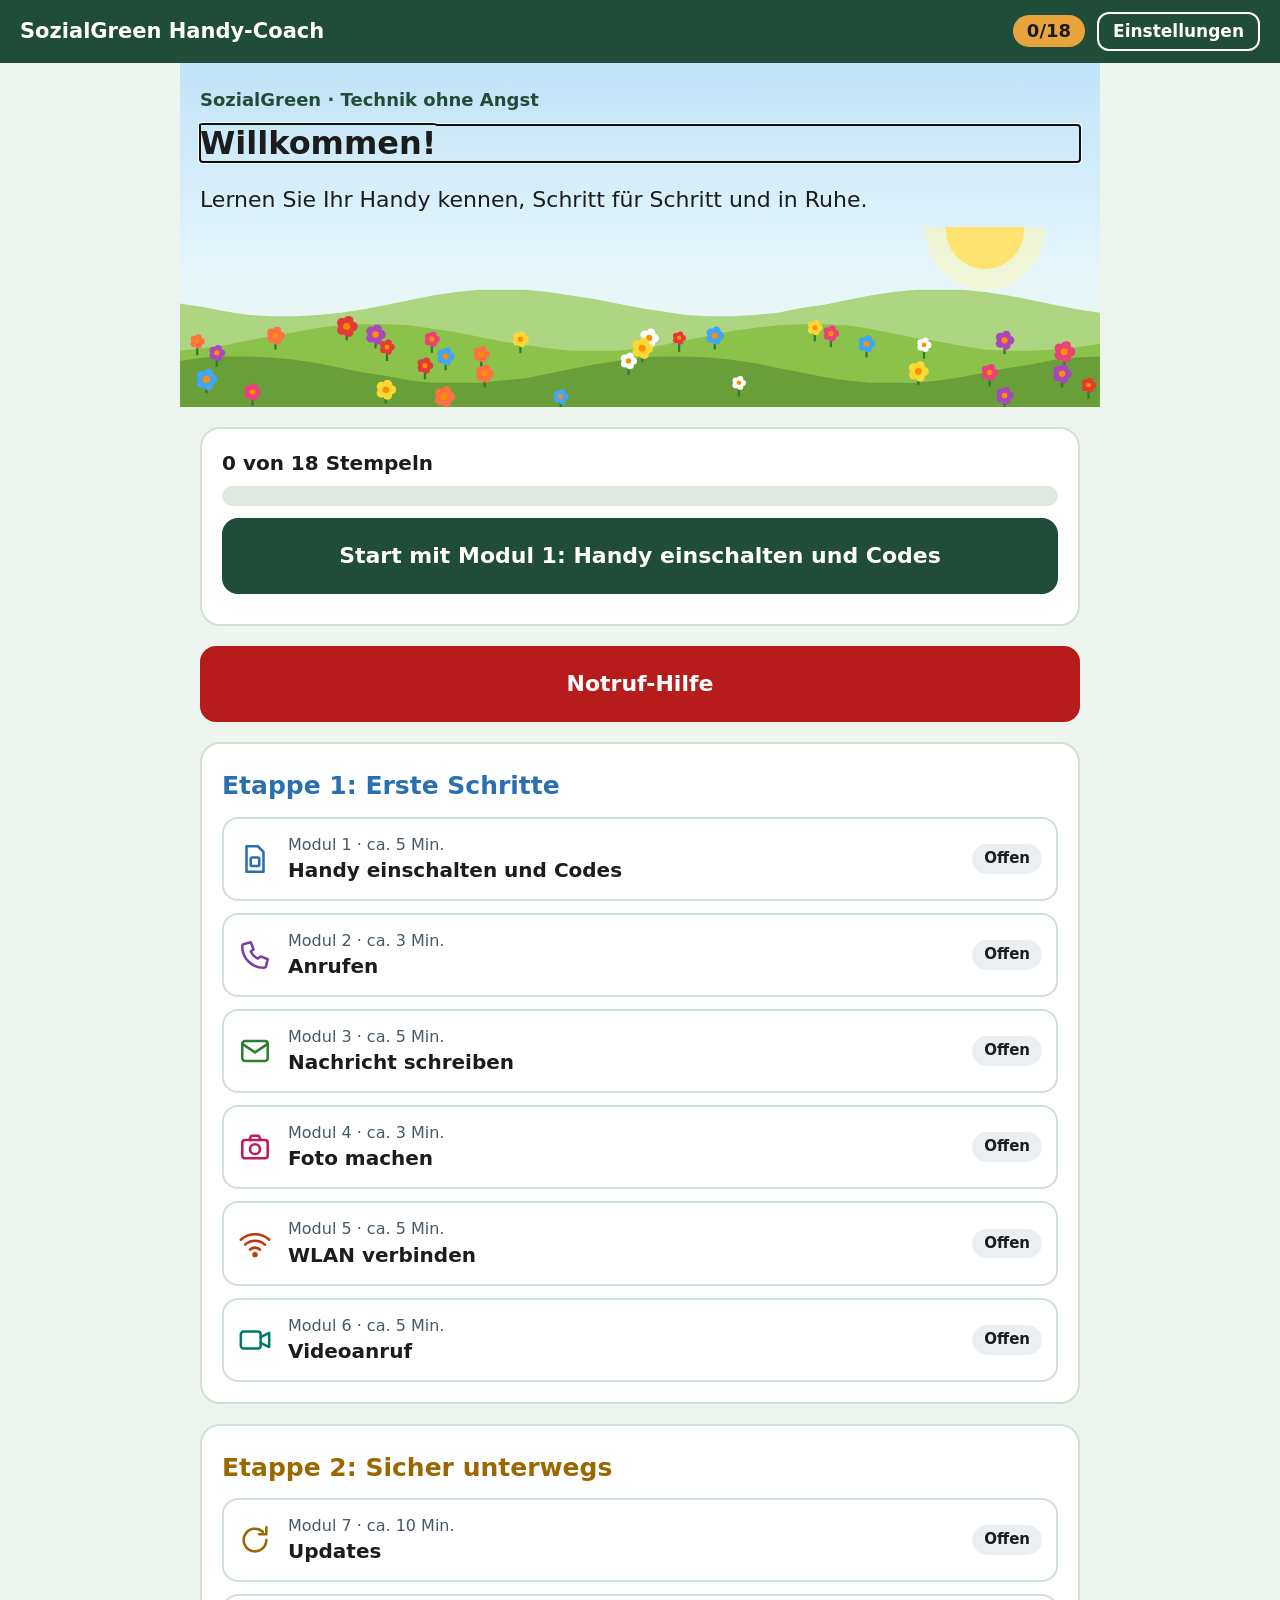
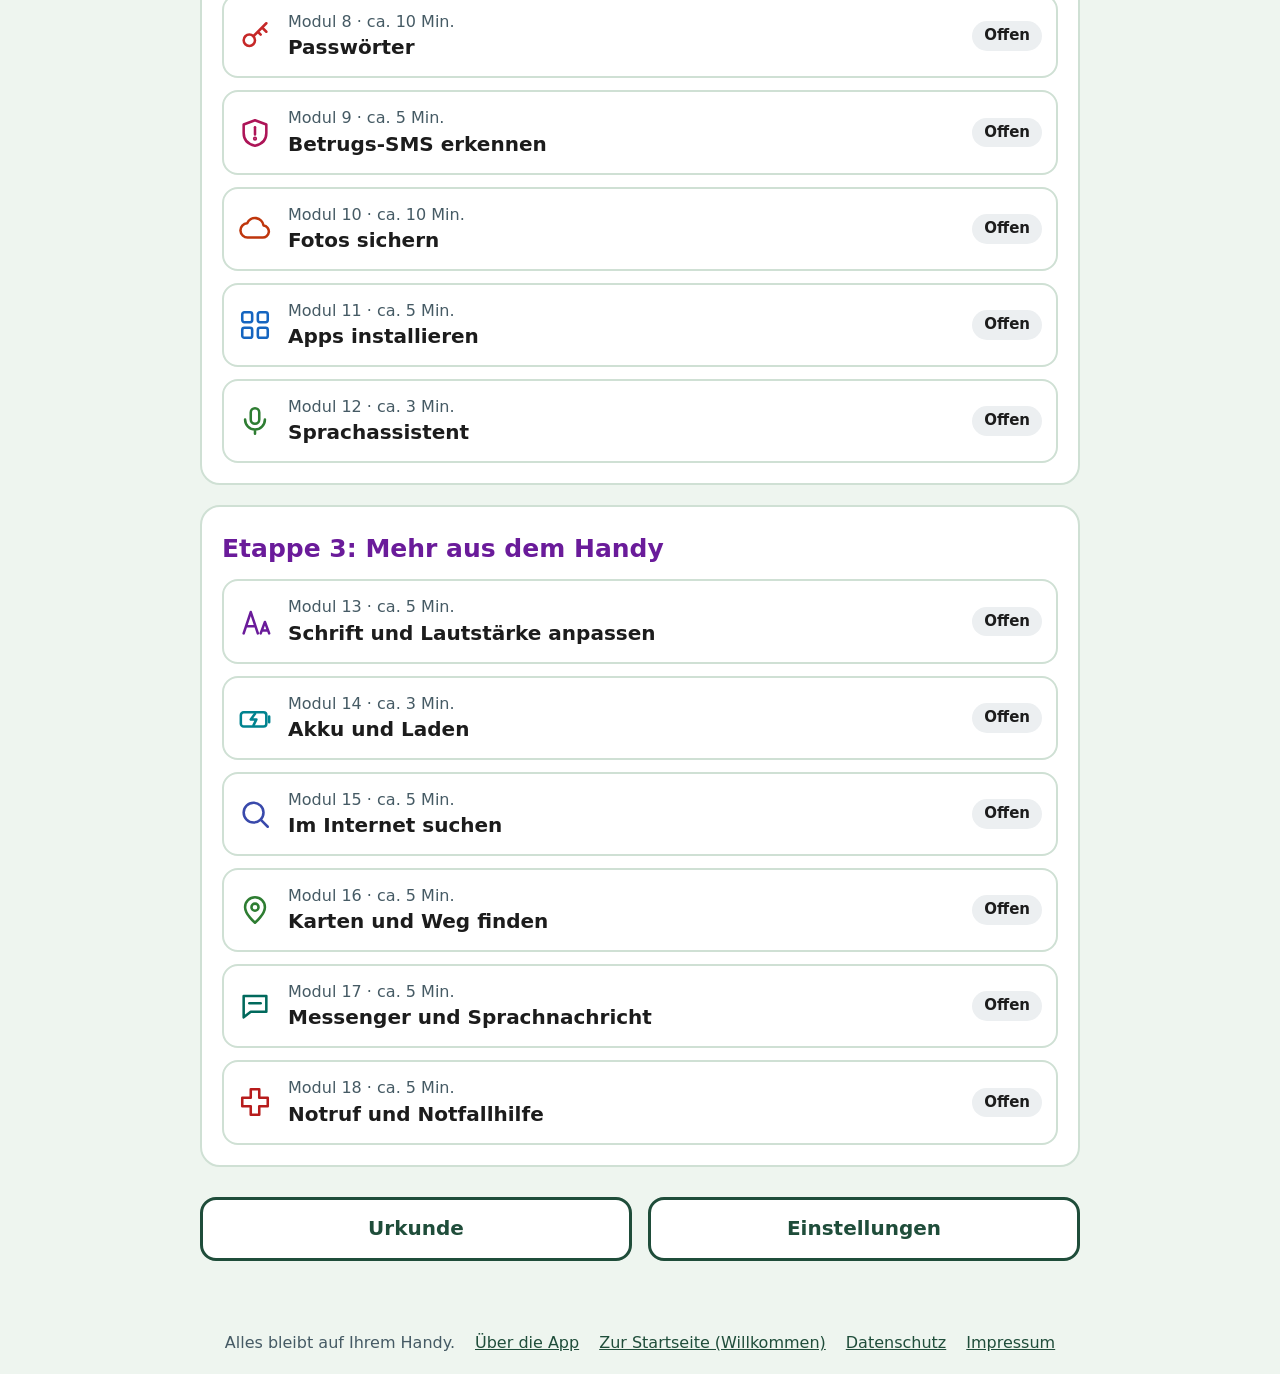
<file: app/src/main/assets/www/lernen/index.html>
<!doctype html>
<html lang="de">
<head>
<meta charset="utf-8">
<meta name="viewport" content="width=device-width, initial-scale=1, viewport-fit=cover">
<title>SozialGreen Handy-Coach</title>
<meta name="description" content="Lernen Sie Ihr Handy kennen: Schritt für Schritt, bildlich und mit echten Übungen.">
<meta name="theme-color" content="#1f4d3a">
<link rel="manifest" href="manifest.webmanifest">
<link rel="icon" href="icons/icon-192.png">
<link rel="apple-touch-icon" href="icons/icon-192.png">
<meta name="apple-mobile-web-app-capable" content="yes">
<meta name="apple-mobile-web-app-title" content="Handy-Coach">
<link rel="stylesheet" href="styles.css">
</head>
<body>
<a class="skip" href="#app">Zum Inhalt</a>
<header class="top"><a class="brand" href="#/">SozialGreen Handy-Coach</a><span id="badge" class="badge" aria-label="Stempel"></span><a class="hbtn" href="#/einstellungen">Einstellungen</a></header>
<main id="app"></main>
<footer class="foot"><span>Alles bleibt auf Ihrem Handy.</span><a href="#/info">Über die App</a><a class="legal" href="../willkommen/">Zur Startseite (Willkommen)</a><a class="legal" href="datenschutz.html">Datenschutz</a><a class="legal" href="impressum.html">Impressum</a></footer>
<script src="data.js"></script>
<script src="app.js"></script>
</body>
</html>
</file>
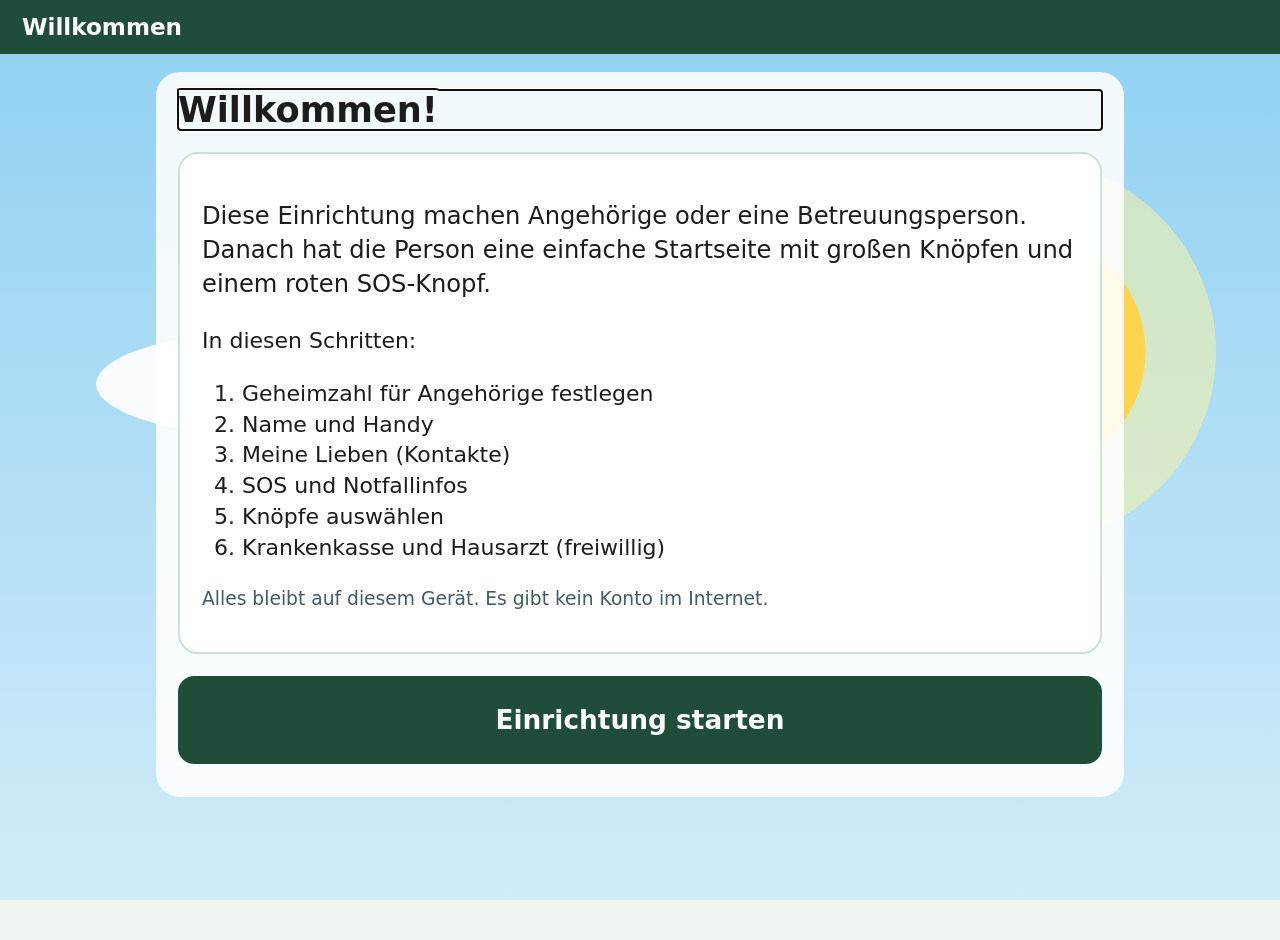
<file: app/src/main/assets/www/willkommen/index.html>
<!doctype html>
<html lang="de">
<head>
<meta charset="utf-8">
<meta name="viewport" content="width=device-width, initial-scale=1, viewport-fit=cover">
<title>SozialGreen Willkommen</title>
<meta name="description" content="Die einfache Startseite: große Knöpfe für Telefon, Nachrichten, Kamera und mehr, mit SOS-Knopf.">
<meta name="theme-color" content="#1f4d3a">
<link rel="manifest" href="manifest.webmanifest">
<link rel="icon" href="icons/icon-192.png">
<link rel="apple-touch-icon" href="icons/icon-192.png">
<meta name="apple-mobile-web-app-capable" content="yes">
<meta name="apple-mobile-web-app-title" content="Willkommen">
<link rel="stylesheet" href="styles.css">
</head>
<body>
<a class="skip" href="#app">Zum Inhalt</a>
<header class="top"><a class="brand" id="brand" href="#/">Willkommen</a><a class="hbtn" id="gear" href="#/pin">Einstellungen</a></header>
<main id="app"></main>
<input id="cam" type="file" accept="image/*" capture="environment" hidden>
<a id="sosbar" class="sosbar" href="#/sos">SOS · Hilfe rufen</a>
<script src="bg.js"></script>
<script src="app.js"></script>
</body>
</html>
</file>
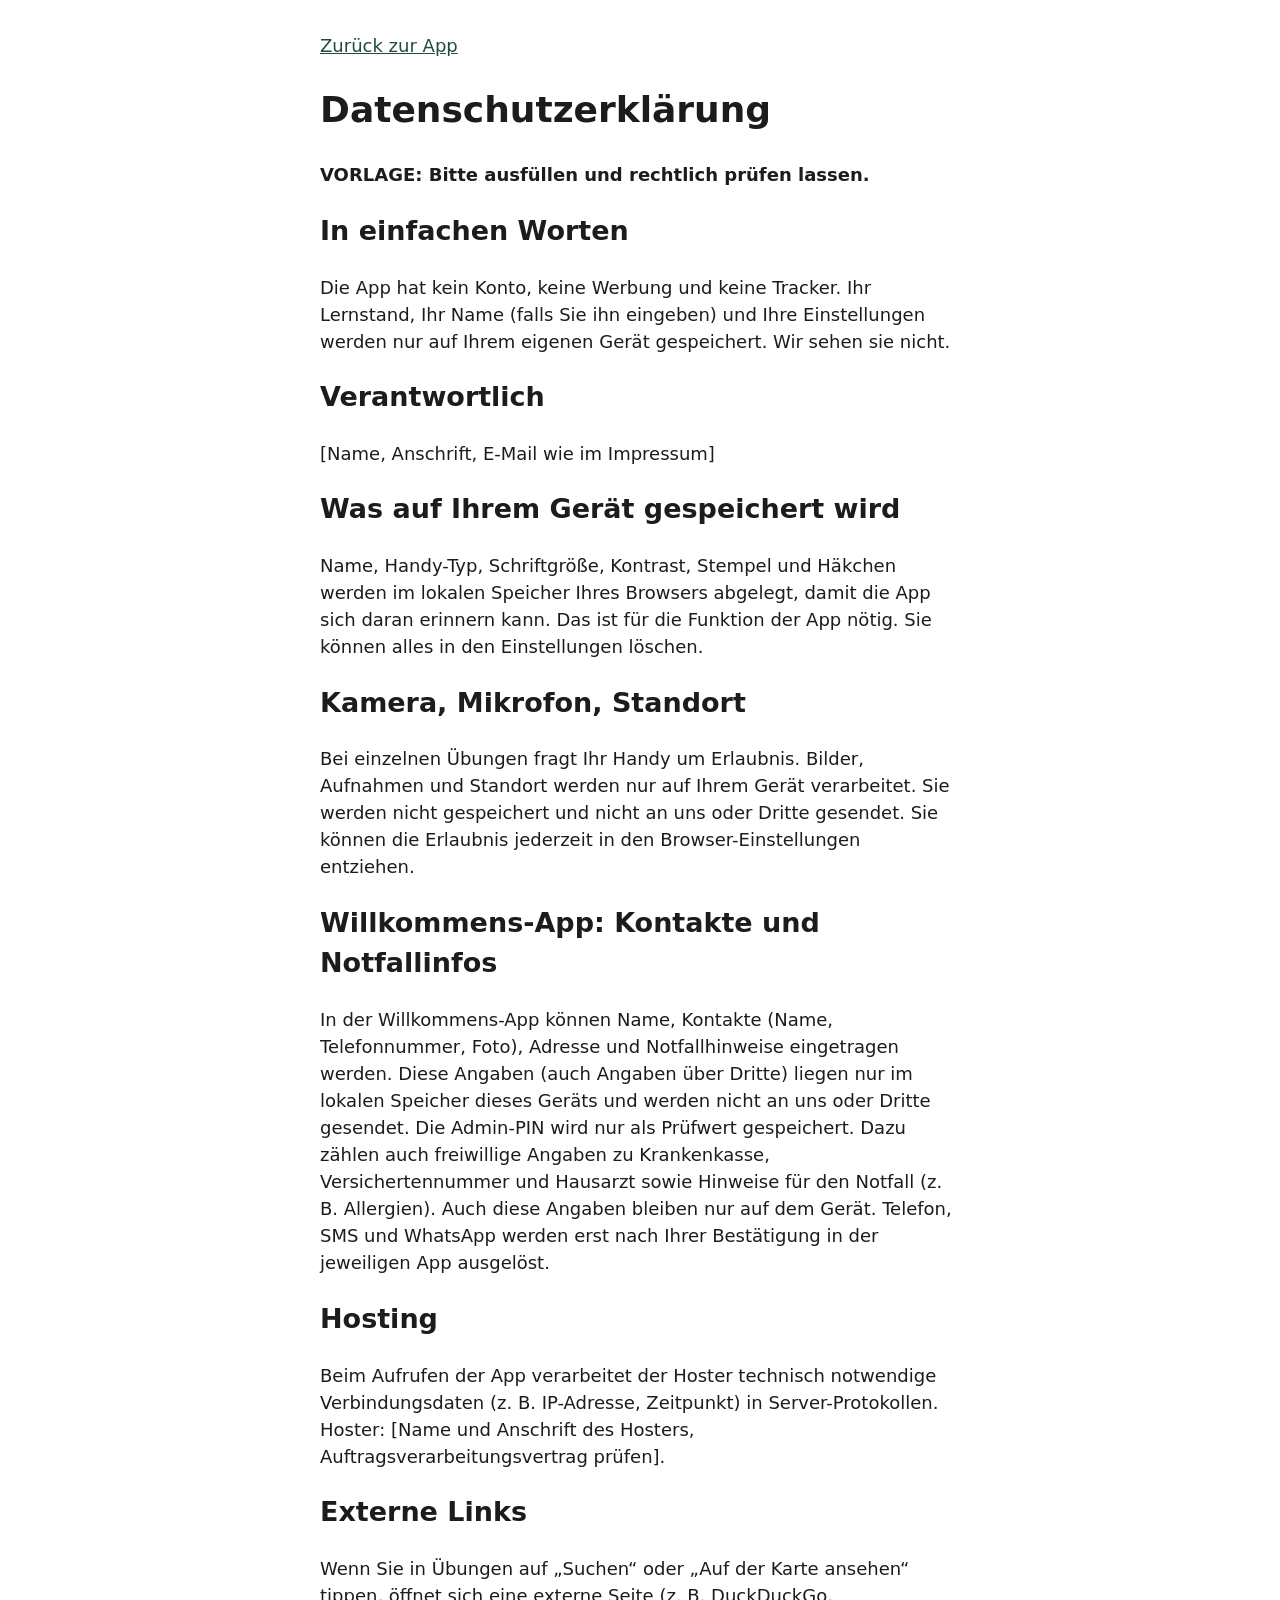
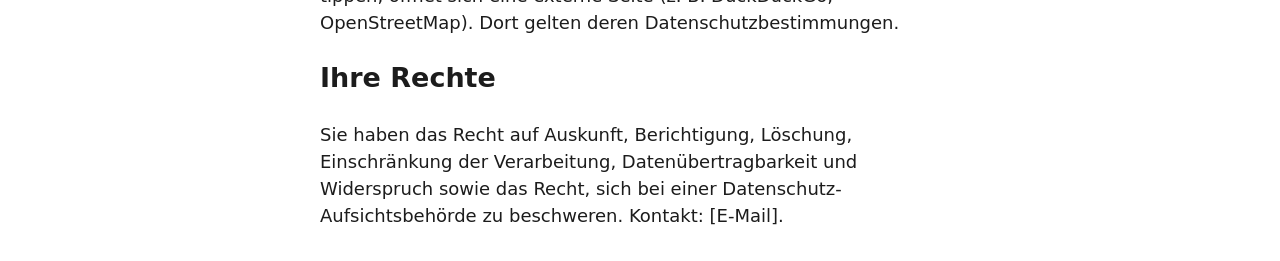
<file: app/src/main/assets/www/lernen/datenschutz.html>
<!doctype html><html lang="de"><head><meta charset="utf-8"><meta name="viewport" content="width=device-width, initial-scale=1"><title>Datenschutz</title><style>body{font:18px/1.5 system-ui,Verdana,sans-serif;max-width:40rem;margin:2rem auto;padding:0 1rem;color:#1c1c1c;background:#fff}a{color:#1f4d3a}</style></head><body>
<p><a href="index.html">Zurück zur App</a></p>
<h1>Datenschutzerklärung</h1>
<p><b>VORLAGE: Bitte ausfüllen und rechtlich prüfen lassen.</b></p>
<h2>In einfachen Worten</h2>
<p>Die App hat kein Konto, keine Werbung und keine Tracker. Ihr Lernstand, Ihr Name (falls Sie ihn eingeben) und Ihre Einstellungen werden nur auf Ihrem eigenen Gerät gespeichert. Wir sehen sie nicht.</p>
<h2>Verantwortlich</h2>
<p>[Name, Anschrift, E-Mail wie im Impressum]</p>
<h2>Was auf Ihrem Gerät gespeichert wird</h2>
<p>Name, Handy-Typ, Schriftgröße, Kontrast, Stempel und Häkchen werden im lokalen Speicher Ihres Browsers abgelegt, damit die App sich daran erinnern kann. Das ist für die Funktion der App nötig. Sie können alles in den Einstellungen löschen.</p>
<h2>Kamera, Mikrofon, Standort</h2>
<p>Bei einzelnen Übungen fragt Ihr Handy um Erlaubnis. Bilder, Aufnahmen und Standort werden nur auf Ihrem Gerät verarbeitet. Sie werden nicht gespeichert und nicht an uns oder Dritte gesendet. Sie können die Erlaubnis jederzeit in den Browser-Einstellungen entziehen.</p>
<h2>Willkommens-App: Kontakte und Notfallinfos</h2>
<p>In der Willkommens-App können Name, Kontakte (Name, Telefonnummer, Foto), Adresse und Notfallhinweise eingetragen werden. Diese Angaben (auch Angaben über Dritte) liegen nur im lokalen Speicher dieses Geräts und werden nicht an uns oder Dritte gesendet. Die Admin-PIN wird nur als Prüfwert gespeichert. Dazu zählen auch freiwillige Angaben zu Krankenkasse, Versichertennummer und Hausarzt sowie Hinweise für den Notfall (z. B. Allergien). Auch diese Angaben bleiben nur auf dem Gerät. Telefon, SMS und WhatsApp werden erst nach Ihrer Bestätigung in der jeweiligen App ausgelöst.</p>
<h2>Hosting</h2>
<p>Beim Aufrufen der App verarbeitet der Hoster technisch notwendige Verbindungsdaten (z. B. IP-Adresse, Zeitpunkt) in Server-Protokollen. Hoster: [Name und Anschrift des Hosters, Auftragsverarbeitungsvertrag prüfen].</p>
<h2>Externe Links</h2>
<p>Wenn Sie in Übungen auf „Suchen“ oder „Auf der Karte ansehen“ tippen, öffnet sich eine externe Seite (z. B. DuckDuckGo, OpenStreetMap). Dort gelten deren Datenschutzbestimmungen.</p>
<h2>Ihre Rechte</h2>
<p>Sie haben das Recht auf Auskunft, Berichtigung, Löschung, Einschränkung der Verarbeitung, Datenübertragbarkeit und Widerspruch sowie das Recht, sich bei einer Datenschutz-Aufsichtsbehörde zu beschweren. Kontakt: [E-Mail].</p>
</body></html>
</file>
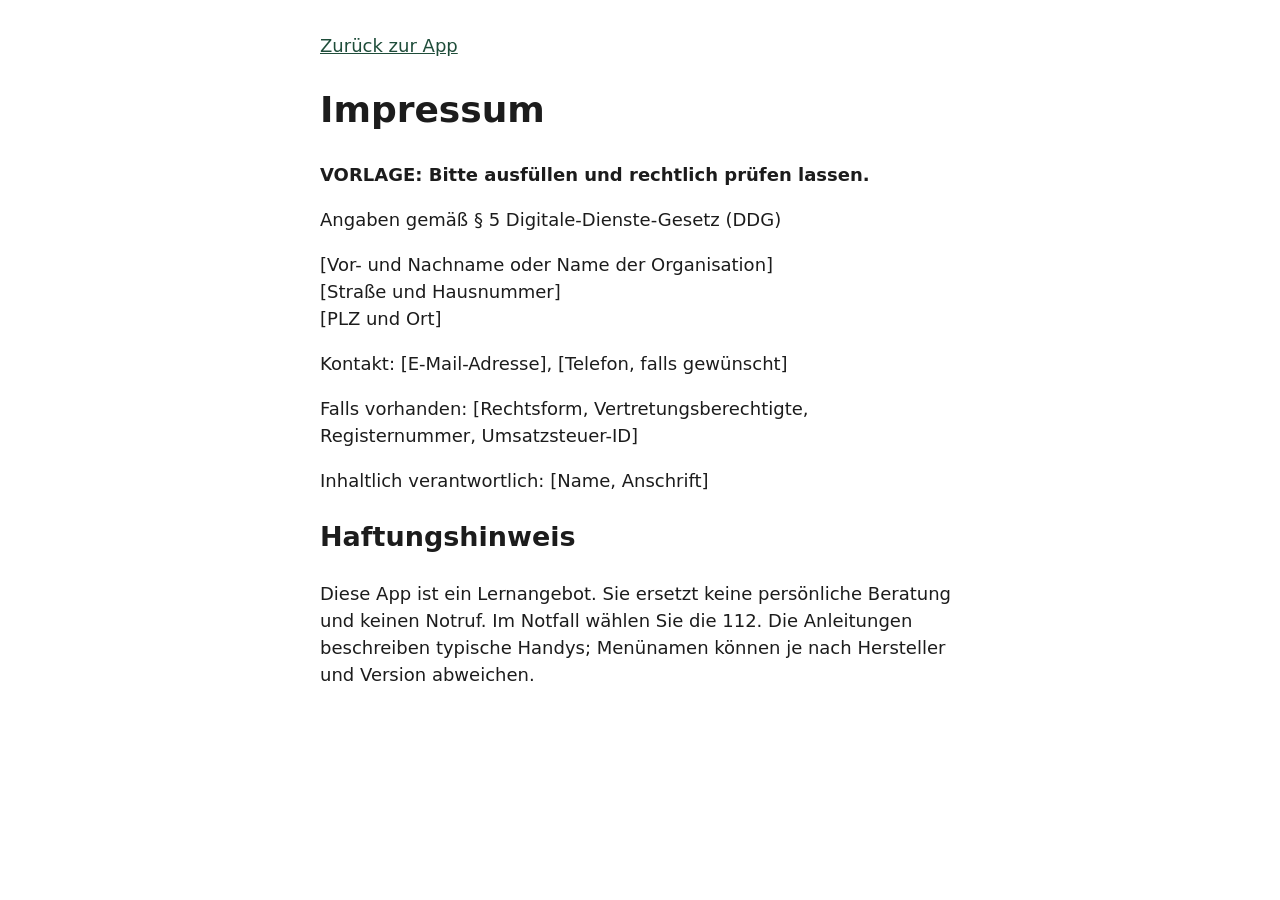
<file: app/src/main/assets/www/lernen/impressum.html>
<!doctype html><html lang="de"><head><meta charset="utf-8"><meta name="viewport" content="width=device-width, initial-scale=1"><title>Impressum</title><style>body{font:18px/1.5 system-ui,Verdana,sans-serif;max-width:40rem;margin:2rem auto;padding:0 1rem;color:#1c1c1c;background:#fff}a{color:#1f4d3a}</style></head><body>
<p><a href="index.html">Zurück zur App</a></p>
<h1>Impressum</h1>
<p><b>VORLAGE: Bitte ausfüllen und rechtlich prüfen lassen.</b></p>
<p>Angaben gemäß § 5 Digitale-Dienste-Gesetz (DDG)</p>
<p>[Vor- und Nachname oder Name der Organisation]<br>[Straße und Hausnummer]<br>[PLZ und Ort]</p>
<p>Kontakt: [E-Mail-Adresse], [Telefon, falls gewünscht]</p>
<p>Falls vorhanden: [Rechtsform, Vertretungsberechtigte, Registernummer, Umsatzsteuer-ID]</p>
<p>Inhaltlich verantwortlich: [Name, Anschrift]</p>
<h2>Haftungshinweis</h2>
<p>Diese App ist ein Lernangebot. Sie ersetzt keine persönliche Beratung und keinen Notruf. Im Notfall wählen Sie die 112. Die Anleitungen beschreiben typische Handys; Menünamen können je nach Hersteller und Version abweichen.</p>
</body></html>
</file>
<file: app/src/main/assets/www/lernen/styles.css>
:root{--fs:1;--bg:#eef5ef;--fg:#1c1c1c;--card:#fff;--bd:#cfe0d4;--acc:#1f4d3a;--acc2:#e8a33d;--muted:#455a64;--danger:#b71c1c;--ok:#2e7d32;--bad:#b71c1c;color-scheme:light}
*{box-sizing:border-box}
html{font-size:calc(20px*var(--fs));-webkit-text-size-adjust:100%}
body{margin:0;background:var(--bg);color:var(--fg);font-family:system-ui,"Segoe UI",Verdana,sans-serif;line-height:1.45;padding-bottom:env(safe-area-inset-bottom)}
a{color:var(--acc)}
.skip{position:absolute;left:-999px}.skip:focus{left:8px;top:8px;background:#fff;padding:.5rem;z-index:100}
.top{position:sticky;top:0;z-index:50;background:var(--acc);color:#fff;display:flex;align-items:center;gap:.6rem;padding:calc(.6rem + env(safe-area-inset-top)) 1rem .6rem}
.brand{color:#fff;font-weight:800;text-decoration:none;flex:1;font-size:1.05rem}
.badge{background:var(--acc2);color:#1c1c1c;font-weight:800;border-radius:999px;padding:.15rem .7rem;font-size:.9rem}
.hbtn{color:#fff;border:2px solid #fff;border-radius:12px;padding:.25rem .7rem;text-decoration:none;font-size:.85rem;font-weight:700}
main{max-width:46rem;margin:0 auto;padding:0 1rem 2rem}
h1{font-size:1.6rem;line-height:1.15;margin:.6rem 0}
h2{font-size:1.25rem;margin:.2rem 0 .6rem}
h3{font-size:1.05rem;margin:.2rem 0 .4rem}
.lead{font-size:1.1rem}
.small{font-size:.85rem;color:var(--muted)}
.eyebrow{font-weight:800;color:var(--acc);margin:0;font-size:.9rem}
.hero{position:relative;margin:0 -1rem;padding:1.2rem 1rem 8.5rem;background:linear-gradient(#bfe3f7,#e6f5fb 60%,#f3f9e8);overflow:hidden}
.hero .herotxt{position:relative;z-index:2}
.hero svg.hills{position:absolute;left:0;bottom:0;width:100%;height:9rem}
.card{background:var(--card);border:2px solid var(--bd);border-radius:20px;padding:1rem;margin:1rem 0}
.card.fw{border-width:3px}
.btn{display:flex;align-items:center;justify-content:center;gap:.5rem;min-height:3.2rem;padding:.6rem 1.2rem;border-radius:16px;border:3px solid var(--acc);background:var(--acc);color:#fff;font:inherit;font-weight:700;text-decoration:none;text-align:center;cursor:pointer;width:100%;margin:.5rem 0}
.btn.alt{background:#fff;color:var(--acc)}
.btn.danger{background:var(--danger);border-color:var(--danger);color:#fff}
.btn.big{min-height:3.8rem;font-size:1.1rem}
.btn[disabled],.btn[aria-disabled=true]{opacity:.4;cursor:not-allowed}
.row2,.nav{display:grid;grid-template-columns:repeat(auto-fit,minmax(9rem,1fr));gap:.8rem;align-items:center}
.nav{margin-top:1rem}
.prog .progtop{margin-bottom:.4rem}
.bar{height:1rem;border-radius:999px;background:#dfe9e2;overflow:hidden;margin-bottom:.6rem}
.bar span{display:block;height:100%;background:var(--acc2)}
.mlist{list-style:none;margin:0;padding:0;display:grid;gap:.6rem}
.mrow{display:flex;gap:.8rem;align-items:center;padding:.7rem;border:2px solid var(--bd);border-radius:16px;text-decoration:none;color:inherit;min-height:3.6rem;font-weight:700}
.mrow.ok{background:#e8f5e9;border-color:var(--ok)}
.mrow .mt small{display:block;color:var(--muted);font-weight:400;font-size:.8rem}
.stamp{margin-left:auto;font-size:.75rem;font-weight:700;padding:.2rem .6rem;border-radius:999px;background:#eceff1;white-space:nowrap}
.ok .stamp{background:var(--ok);color:#fff}
.ic{flex:none}
.mtop{display:flex;align-items:center;justify-content:space-between;gap:1rem;padding-top:.8rem}
.back{font-weight:800;text-decoration:none;font-size:1rem}
.dots{display:flex;gap:.35rem}
.dot{width:.7rem;height:.7rem;border-radius:50%;background:#cfd8dc}.dot.pass{background:var(--acc2)}.dot.cur{background:var(--acc);transform:scale(1.4)}
.mh{display:flex;gap:.6rem;align-items:center}
.pills{display:flex;gap:.5rem;flex-wrap:wrap}.pill{background:#f1f5f4;border-radius:999px;padding:.2rem .8rem;font-weight:700;font-size:.9rem}
.quote{font-style:italic;font-size:1.1rem;margin:0;text-align:center}
.step{display:flex;gap:1rem;align-items:center}
.snum{flex:none;width:3rem;height:3rem;border-radius:50%;color:#fff;font-weight:800;font-size:1.4rem;display:flex;align-items:center;justify-content:center}
.steptxt{font-size:1.2rem;font-weight:700;margin:0}
.phonewrap{margin:1rem 0}
.phonewrap svg{display:block;margin:0 auto;width:min(62%,14rem);height:auto}
.phonewrap svg text,.phonewrap svg path{pointer-events:none}
.phonewrap:not(.act) .ring{pointer-events:none}
.act .ring{cursor:pointer}
.ring .rs{animation:pulse 1.4s ease-in-out infinite;transform-box:fill-box;transform-origin:center}
@keyframes pulse{50%{transform:scale(1.18)}}
.okbox{background:#e8f5e9;border:2px solid var(--ok);color:#1b5e20;border-radius:16px;padding:.8rem;font-weight:800;text-align:center;margin:.5rem 0}
.chk{display:flex;gap:.7rem;align-items:center;padding:.5rem 0;font-weight:600}
.chk input{width:1.8rem;height:1.8rem;accent-color:var(--acc);flex:none}
.stampbox{width:9rem;height:9rem;border-radius:50%;border:5px dashed var(--c);margin:0 auto 1rem;display:flex;align-items:center;justify-content:center;color:var(--c);font-weight:800;letter-spacing:.1em;transform:rotate(-8deg)}
.stampbox.on{background:#fff6dc;border-style:solid}
.tipbox{background:#fff3d6;border-radius:14px;padding:.8rem}
label{display:block;font-weight:700}
input[type=text],input[type=tel],input[type=search],textarea{width:100%;font:inherit;padding:.7rem;border:3px solid var(--acc);border-radius:14px;margin:.3rem 0 .8rem;background:#fff;color:#000}
input[type=range]{width:100%;accent-color:var(--acc);height:2.4rem}
.slr{display:flex;align-items:center;gap:.6rem}
.msg{margin:.4rem 0}.msg.good{color:var(--ok);font-weight:700}.msg.bad{color:var(--bad);font-weight:700}
.bigstat{font-size:2rem;font-weight:800;padding:.6rem;border-radius:16px;text-align:center;margin:.5rem 0}
.bigstat.on{background:#e8f5e9;color:var(--ok)}.bigstat.off{background:#ffebee;color:var(--bad)}
.sms{background:#e3eaf0;border-radius:14px;padding:.8rem 1rem;margin:.6rem 0;font-size:1.05rem}
.meter{height:.9rem;background:#dfe9e2;border-radius:999px;overflow:hidden;margin:.6rem 0}
.meter span{display:block;height:100%;width:0;transition:width .3s}
.bat{height:2.2rem;border:3px solid #263238;border-radius:8px;padding:3px;margin:.5rem 0}
.bat span{display:block;height:100%;background:#66bb6a;border-radius:4px}
video{width:100%;border-radius:16px;background:#000;max-height:50vh}
img{max-width:100%;border-radius:16px}
audio{width:100%;margin:.6rem 0}
.shutter{width:4.5rem;height:4.5rem;border-radius:50%;border:6px solid var(--acc);background:#fff;display:block;margin:.8rem auto;cursor:pointer}
.pad{display:grid;grid-template-columns:repeat(3,1fr);gap:.6rem;max-width:20rem;margin:1rem auto}
.key{min-height:3.2rem;border-radius:16px;border:3px solid var(--acc);background:#fff;font:inherit;font-weight:700;color:var(--acc);cursor:pointer}
.key.green{background:var(--ok);color:#fff;border-color:var(--ok)}.key.small{font-size:.8rem}
.pdots{text-align:center}.pdots i{display:inline-block;width:1.1rem;height:1.1rem;border-radius:50%;border:3px solid var(--acc);margin:0 .3rem}.pdots i.on{background:var(--acc)}
.dial{font-size:2rem;font-weight:800;text-align:center;letter-spacing:.2em;min-height:3rem}
hr{border:0;border-top:2px dashed var(--bd);margin:1rem 0}
.cert{border:6px double var(--acc2);background:#fffdf5;text-align:center;padding:1.5rem;border-radius:20px;margin:1rem 0}
.cert .nm{font-size:1.8rem;font-weight:800;color:var(--acc);border-bottom:2px solid #90a4ae;margin:.8rem 0;padding:.3rem}
.foot{text-align:center;color:var(--muted);font-size:.8rem;padding:1rem;display:flex;gap:1rem;justify-content:center;flex-wrap:wrap}
.fl{position:fixed;top:-40px;border-radius:50%;pointer-events:none;z-index:99;animation:fall linear forwards}
@keyframes fall{to{transform:translateY(115vh) rotate(360deg)}}
@media (prefers-reduced-motion:reduce){*{animation:none!important;transition:none!important}.fl{display:none}}
body.hc{--bg:#fff;--fg:#000;--card:#fff;--bd:#000;--acc:#000;--muted:#000;--ok:#006400;--bad:#8b0000}
body.hc .top{background:#000}body.hc .card,body.hc .mrow{border-color:#000;border-width:3px}
body.hc .hero{background:#fff}body.hc a{text-decoration:underline}
@media print{.top,.foot,.nav,.noprint,.btn{display:none!important}body{background:#fff}.cert{margin:0}}
</file>
<file: app/src/main/assets/www/willkommen/styles.css>
:root{--fs:1.1;--bg:#eef5ef;--fg:#1c1c1c;--card:#fff;--bd:#cfe0d4;--acc:#1f4d3a;--acc2:#e8a33d;--muted:#455a64;--danger:#b71c1c;--ok:#2e7d32;color-scheme:light}
*{box-sizing:border-box}
html{font-size:calc(20px*var(--fs));-webkit-text-size-adjust:100%}
body{margin:0;background:var(--bg);color:var(--fg);font-family:system-ui,"Segoe UI",Verdana,sans-serif;line-height:1.4;padding-bottom:calc(5.5rem + env(safe-area-inset-bottom))}
a{color:var(--acc)}
.skip{position:absolute;left:-999px}.skip:focus{left:8px;top:8px;background:#fff;padding:.5rem;z-index:100}
.top{position:sticky;top:0;z-index:50;background:var(--acc);color:#fff;display:flex;align-items:center;gap:.6rem;padding:calc(.5rem + env(safe-area-inset-top)) 1rem .5rem}
.brand{color:#fff;font-weight:800;text-decoration:none;flex:1;font-size:1.05rem}
.hbtn{color:#fff;border:2px solid #fff;border-radius:12px;padding:.25rem .7rem;text-decoration:none;font-size:.8rem;font-weight:700}
main{max-width:46rem;margin:0 auto;padding:0 1rem 1rem}
h1{font-size:1.6rem;line-height:1.15;margin:.6rem 0}h2{font-size:1.25rem;margin:.2rem 0 .6rem}h3{font-size:1.05rem;margin:.2rem 0 .4rem}
.small{font-size:.85rem;color:var(--muted)}.lead{font-size:1.1rem}
.clockbox{text-align:center;padding:1rem 0 .4rem}
.time{font-size:3.4rem;font-weight:800;line-height:1;color:var(--acc)}
.date{font-size:1.1rem;color:var(--muted);margin:.2rem 0}
.greet{font-size:1.5rem;font-weight:800;margin-top:.4rem}
.favs{display:flex;gap:.8rem;justify-content:center;flex-wrap:wrap;margin:.8rem 0}
.fav{display:flex;flex-direction:column;align-items:center;gap:.2rem;background:none;border:0;font:inherit;font-weight:700;color:inherit;cursor:pointer;width:5.2rem}
.av{width:4rem;height:4rem;border-radius:50%;object-fit:cover;background:var(--acc);color:#fff;display:flex;align-items:center;justify-content:center;font-weight:800;font-size:1.5rem;border:3px solid #fff;box-shadow:0 0 0 2px var(--acc)}
.av.big{width:7rem;height:7rem;font-size:2.6rem}
.grid{display:grid;gap:.8rem;margin-top:.8rem}
.tile{display:flex;flex-direction:column;align-items:center;justify-content:center;gap:.5rem;min-height:8rem;border:0;border-radius:24px;color:#fff;font:inherit;font-weight:800;font-size:1.15rem;cursor:pointer;padding:.8rem;text-align:center;box-shadow:0 3px 0 rgba(0,0,0,.25)}
.tile:active{transform:translateY(2px);box-shadow:none}
.tile svg{width:3rem;height:3rem}
.sosbar{position:fixed;left:0;right:0;bottom:0;z-index:60;background:var(--danger);color:#fff;text-align:center;font-weight:900;font-size:1.4rem;text-decoration:none;padding:1rem 1rem calc(1rem + env(safe-area-inset-bottom));letter-spacing:.04em;box-shadow:0 -3px 8px rgba(0,0,0,.25)}
.sosbar[hidden]{display:none}
.card{background:var(--card);border:2px solid var(--bd);border-radius:20px;padding:1rem;margin:1rem 0}
.btn{display:flex;align-items:center;justify-content:center;gap:.5rem;min-height:3.2rem;padding:.6rem 1.2rem;border-radius:16px;border:3px solid var(--acc);background:var(--acc);color:#fff;font:inherit;font-weight:700;text-decoration:none;text-align:center;cursor:pointer;width:100%;margin:.5rem 0}
.btn.alt{background:#fff;color:var(--acc)}.btn.danger{background:var(--danger);border-color:var(--danger);color:#fff}.btn.big{min-height:4rem;font-size:1.2rem}
.btn[disabled],.btn[aria-disabled=true]{opacity:.4;cursor:not-allowed}
.row2{display:grid;grid-template-columns:repeat(auto-fit,minmax(9rem,1fr));gap:.8rem}
.back{display:inline-block;font-weight:800;text-decoration:none;padding:.8rem 0}
label{display:block;font-weight:700;margin-top:.4rem}
input[type=text],input[type=tel],input[type=password],input[type=search],textarea,select{width:100%;font:inherit;padding:.7rem;border:3px solid var(--acc);border-radius:14px;margin:.3rem 0 .8rem;background:#fff;color:#000}
input[type=range]{width:100%;accent-color:var(--acc);height:2.4rem}
.chk{display:flex;gap:.7rem;align-items:center;padding:.5rem 0;font-weight:600}.chk input{width:1.8rem;height:1.8rem;accent-color:var(--acc);flex:none}
.msg{margin:.4rem 0;font-weight:700}.msg.bad{color:var(--danger)}.msg.good{color:var(--ok)}
.pad{display:grid;grid-template-columns:repeat(3,1fr);gap:.6rem;max-width:20rem;margin:1rem auto}
.key{min-height:3.4rem;border-radius:16px;border:3px solid var(--acc);background:#fff;font:inherit;font-weight:800;color:var(--acc);cursor:pointer;font-size:1.2rem}
.key.small{font-size:.8rem}
.dial{font-size:2rem;font-weight:800;text-align:center;letter-spacing:.12em;min-height:3rem;word-break:break-all}
.pdots{text-align:center;min-height:2rem}.pdots i{display:inline-block;width:1.1rem;height:1.1rem;border-radius:50%;background:var(--acc);margin:0 .25rem}
.list{list-style:none;margin:0;padding:0;display:grid;gap:.6rem}
.row{display:flex;gap:.7rem;align-items:center;padding:.6rem;border:2px solid var(--bd);border-radius:16px;background:#fff}
.row .grow{flex:1;font-weight:700}.row .sm{font-size:.8rem;color:var(--muted);font-weight:400;display:block}
.mini{border:2px solid var(--acc);background:#fff;color:var(--acc);border-radius:12px;font:inherit;font-weight:700;padding:.4rem .7rem;cursor:pointer;min-height:2.6rem}
.mini.dn{border-color:var(--danger);color:var(--danger)}
.cc{display:flex;flex-direction:column;align-items:center;text-align:center;gap:.4rem}
.sosbox{background:#ffebee;border:3px solid var(--danger);border-radius:20px;padding:1rem;margin:1rem 0}
.hc{--bg:#fff;--bd:#000}
body.hc{--bg:#fff;--fg:#000;--acc:#000;--muted:#000;--bd:#000}
body.hc .top{background:#000}body.hc .tile{box-shadow:0 0 0 3px #000}
.photo{width:100%;border-radius:16px}
.fl{position:fixed;top:-40px;border-radius:50%;pointer-events:none;z-index:99}
@media (prefers-reduced-motion:reduce){*{transition:none!important}}

.home .clockbox{background:rgba(255,255,255,.88);border-radius:24px;margin-top:.8rem}
.home .favs{background:rgba(255,255,255,.88);border-radius:24px;padding:.6rem}
.pg{background:rgba(255,255,255,.88);border-radius:24px;padding:.2rem 1rem 1rem;margin-top:.8rem}
.bgs{display:grid;grid-template-columns:repeat(2,1fr);gap:.6rem;margin-bottom:.8rem}
.bgb{height:6rem;border:3px solid var(--bd);border-radius:16px;background-size:cover;background-position:center;background-color:#fff;position:relative;cursor:pointer;padding:0}
.bgb.on{border-color:var(--acc);box-shadow:0 0 0 3px var(--acc2)}
.bgb span{position:absolute;left:0;right:0;bottom:0;background:rgba(255,255,255,.92);font:inherit;font-weight:800;font-size:.8rem;padding:.2rem;border-radius:0 0 12px 12px;color:#000;display:block}
body.hc .home .clockbox,body.hc .pg{background:#fff}
</file>
